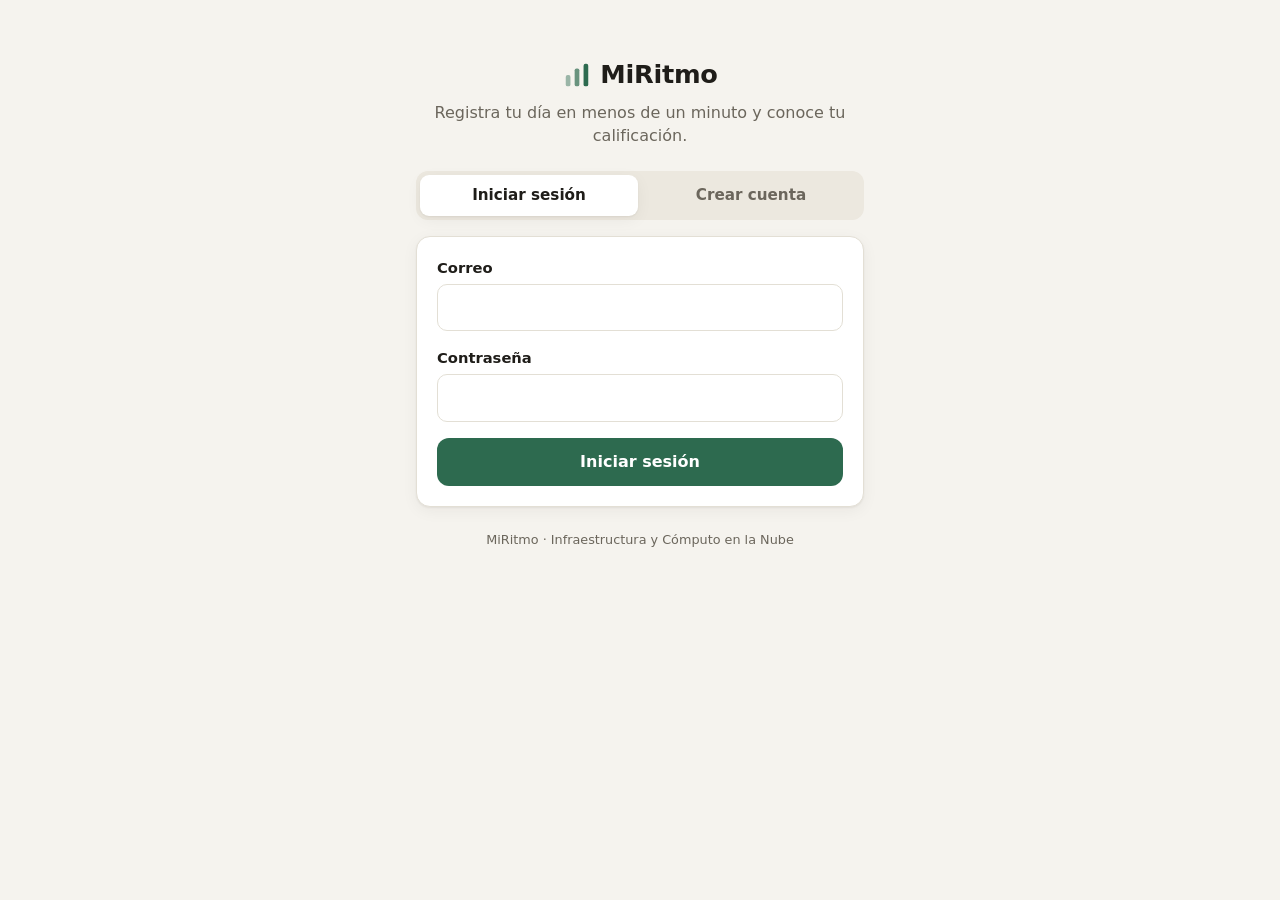
<file: entregable-1/frontend/index.html>
<!doctype html>
<html lang="es">
<head>
  <meta charset="utf-8">
  <meta name="viewport" content="width=device-width, initial-scale=1">
  <title>MiRitmo · Acceso</title>
  <meta name="description" content="Mide tu rendimiento diario en menos de un minuto.">
  <link rel="icon" href="img/icono.svg" type="image/svg+xml">
  <link rel="stylesheet" href="css/estilos.css">
</head>
<body>
  <main class="contenedor">
    <header class="portada">
      <span class="marca">
        <svg width="30" height="30" viewBox="0 0 32 32" aria-hidden="true"><rect x="4" y="16" width="5" height="12" rx="2" fill="currentColor" opacity=".45"/><rect x="13.5" y="9" width="5" height="19" rx="2" fill="currentColor" opacity=".7"/><rect x="23" y="4" width="5" height="24" rx="2" fill="currentColor"/></svg>
        MiRitmo
      </span>
      <p>Registra tu día en menos de un minuto y conoce tu calificación.</p>
    </header>

    <div class="pestanas" role="tablist" aria-label="Acceso">
      <button type="button" role="tab" id="tab-entrar" aria-selected="true" aria-controls="form-entrar">Iniciar sesión</button>
      <button type="button" role="tab" id="tab-cuenta" aria-selected="false" aria-controls="form-cuenta">Crear cuenta</button>
    </div>

    <section class="tarjeta">
      <div id="alerta" class="alerta" role="alert" hidden></div>

      <form id="form-entrar" role="tabpanel" aria-labelledby="tab-entrar" novalidate>
        <div class="campo">
          <label for="entrar-correo">Correo</label>
          <input id="entrar-correo" name="correo" type="email" autocomplete="email" inputmode="email" required>
          <p class="error-campo" data-error="correo"></p>
        </div>
        <div class="campo">
          <label for="entrar-contrasena">Contraseña</label>
          <input id="entrar-contrasena" name="contrasena" type="password" autocomplete="current-password" required>
          <p class="error-campo" data-error="contrasena"></p>
        </div>
        <button class="boton" type="submit">Iniciar sesión</button>
      </form>

      <form id="form-cuenta" role="tabpanel" aria-labelledby="tab-cuenta" novalidate hidden>
        <div class="campo">
          <label for="cuenta-nombre">Nombre</label>
          <input id="cuenta-nombre" name="nombre" type="text" autocomplete="name" maxlength="60" required>
          <p class="error-campo" data-error="nombre"></p>
        </div>
        <div class="campo">
          <label for="cuenta-correo">Correo</label>
          <input id="cuenta-correo" name="correo" type="email" autocomplete="email" inputmode="email" required>
          <p class="error-campo" data-error="correo"></p>
        </div>
        <div class="campo">
          <label for="cuenta-contrasena">Contraseña <span class="ayuda">(mínimo 8 caracteres)</span></label>
          <input id="cuenta-contrasena" name="contrasena" type="password" autocomplete="new-password" minlength="8" required>
          <p class="error-campo" data-error="contrasena"></p>
        </div>
        <button class="boton" type="submit">Crear cuenta</button>
      </form>
    </section>

    <p class="pie">MiRitmo · Infraestructura y Cómputo en la Nube</p>
  </main>

  <script src="js/config.js"></script>
  <script src="js/comun.js"></script>
  <script src="js/acceso.js"></script>
</body>
</html>
</file>
<file: entregable-1/frontend/css/estilos.css>
:root {
  --fondo: #f5f3ee;
  --superficie: #ffffff;
  --tinta: #1f1d19;
  --tinta-suave: #6b665c;
  --borde: #e3dfd5;
  --acento: #2d6a4f;
  --acento-tinta: #ffffff;
  --acento-suave: #e3efe8;
  --error: #b42318;
  --error-suave: #fdecea;
  --exito-suave: #e3efe8;
  --barra-vacia: #ece8df;
  --sombra: 0 1px 2px rgba(31, 29, 25, .06), 0 4px 16px rgba(31, 29, 25, .05);
  --radio: 14px;
  color-scheme: light;
}

@media (prefers-color-scheme: dark) {
  :root {
    --fondo: #161513;
    --superficie: #201f1c;
    --tinta: #f1eee7;
    --tinta-suave: #a39e93;
    --borde: #34322d;
    --acento: #6fc49b;
    --acento-tinta: #10231a;
    --acento-suave: #1f3329;
    --error: #ff8a80;
    --error-suave: #3a1d1a;
    --exito-suave: #1f3329;
    --barra-vacia: #2c2a26;
    --sombra: none;
    color-scheme: dark;
  }
}

* { box-sizing: border-box; }

html { -webkit-text-size-adjust: 100%; }

body {
  margin: 0;
  min-height: 100vh;
  background: var(--fondo);
  color: var(--tinta);
  font-family: system-ui, -apple-system, "Segoe UI", Roboto, sans-serif;
  font-size: 16px;
  line-height: 1.45;
}

.contenedor {
  width: 100%;
  max-width: 480px;
  margin: 0 auto;
  padding: 16px 16px 40px;
}

/* ------------------------------------------------------------------ marca */
.marca {
  display: flex;
  align-items: center;
  gap: 8px;
  font-weight: 700;
  font-size: 1.15rem;
  letter-spacing: -.01em;
  color: var(--tinta);
  text-decoration: none;
}
.marca svg { color: var(--acento); flex: none; }

.portada { text-align: center; padding: 40px 0 24px; }
.portada .marca { justify-content: center; font-size: 1.6rem; }
.portada p { margin: 8px 0 0; color: var(--tinta-suave); }

/* --------------------------------------------------------- barra superior */
.barra {
  display: flex;
  align-items: center;
  justify-content: space-between;
  gap: 12px;
  padding: 4px 0 16px;
}
.saludo { color: var(--tinta-suave); font-size: .9rem; margin: 0 0 4px; }

.pestanas {
  display: grid;
  grid-auto-flow: column;
  grid-auto-columns: 1fr;
  gap: 4px;
  padding: 4px;
  margin-bottom: 16px;
  background: var(--barra-vacia);
  border-radius: 12px;
}
.pestanas a, .pestanas button {
  appearance: none;
  border: 0;
  background: transparent;
  color: var(--tinta-suave);
  font: inherit;
  font-weight: 600;
  font-size: .95rem;
  padding: 9px 8px;
  border-radius: 9px;
  text-align: center;
  text-decoration: none;
  cursor: pointer;
}
.pestanas [aria-current="page"], .pestanas [aria-selected="true"] {
  background: var(--superficie);
  color: var(--tinta);
  box-shadow: var(--sombra);
}

/* ---------------------------------------------------------------- tarjeta */
.tarjeta {
  background: var(--superficie);
  border: 1px solid var(--borde);
  border-radius: var(--radio);
  box-shadow: var(--sombra);
  padding: 20px;
  margin-bottom: 16px;
}
.tarjeta h1, .tarjeta h2 { margin: 0 0 4px; font-size: 1.2rem; letter-spacing: -.01em; }
.tarjeta .sub { margin: 0 0 16px; color: var(--tinta-suave); font-size: .92rem; }

/* -------------------------------------------------------------- formularios */
.campo { margin-bottom: 16px; }
.campo label, .campo .etiqueta {
  display: block;
  font-weight: 600;
  font-size: .92rem;
  margin-bottom: 6px;
}
.campo .ayuda { color: var(--tinta-suave); font-weight: 400; }

input, select {
  width: 100%;
  font: inherit;
  font-size: 16px; /* evita el zoom automático en iPhone */
  color: var(--tinta);
  background: var(--superficie);
  border: 1px solid var(--borde);
  border-radius: 10px;
  padding: 11px 12px;
  min-height: 46px;
}
input:focus-visible, select:focus-visible, button:focus-visible, a:focus-visible {
  outline: 2px solid var(--acento);
  outline-offset: 2px;
}
[aria-invalid="true"] { border-color: var(--error); }

.error-campo { color: var(--error); font-size: .85rem; margin: 6px 0 0; min-height: 0; }
.error-campo:empty { display: none; }

.alerta {
  padding: 10px 12px;
  border-radius: 10px;
  font-size: .92rem;
  margin-bottom: 16px;
}
.alerta[hidden] { display: none; }
.alerta.error { background: var(--error-suave); color: var(--error); }
.alerta.info { background: var(--acento-suave); color: var(--tinta); }

/* Selector numérico con botones − y + (rápido en celular) */
.paso {
  display: grid;
  grid-template-columns: 46px 1fr 46px;
  gap: 6px;
}
.paso input { text-align: center; font-weight: 600; }
.paso button {
  appearance: none;
  border: 1px solid var(--borde);
  background: var(--fondo);
  color: var(--tinta);
  border-radius: 10px;
  font-size: 1.3rem;
  line-height: 1;
  cursor: pointer;
}
.paso button:active { background: var(--barra-vacia); }

/* Energía de 1 a 5 */
.energia {
  display: grid;
  grid-template-columns: repeat(5, 1fr);
  gap: 6px;
  border: 0;
  padding: 0;
  margin: 0;
}
.energia input { position: absolute; opacity: 0; width: 1px; height: 1px; pointer-events: none; }
.energia label {
  display: grid;
  place-items: center;
  min-height: 46px;
  margin: 0;
  border: 1px solid var(--borde);
  border-radius: 10px;
  font-weight: 700;
  cursor: pointer;
  background: var(--superficie);
}
.energia input:checked + label { background: var(--acento); border-color: var(--acento); color: var(--acento-tinta); }
.energia input:focus-visible + label { outline: 2px solid var(--acento); outline-offset: 2px; }
.extremos { display: flex; justify-content: space-between; color: var(--tinta-suave); font-size: .8rem; margin-top: 4px; }

/* ----------------------------------------------------------------- botones */
.boton {
  appearance: none;
  display: inline-flex;
  align-items: center;
  justify-content: center;
  gap: 8px;
  width: 100%;
  min-height: 48px;
  border: 0;
  border-radius: 12px;
  background: var(--acento);
  color: var(--acento-tinta);
  font: inherit;
  font-weight: 700;
  cursor: pointer;
}
.boton:disabled { opacity: .6; cursor: progress; }
.boton-secundario {
  appearance: none;
  border: 1px solid var(--borde);
  background: var(--superficie);
  color: var(--tinta);
  font: inherit;
  font-size: .88rem;
  font-weight: 600;
  padding: 8px 12px;
  border-radius: 10px;
  cursor: pointer;
  white-space: nowrap;
}

/* ------------------------------------------------------------ calificación */
.resultado { text-align: center; }
.resultado[hidden] { display: none; }
.resultado .numero {
  margin: 12px 0 0;
  font-size: 4rem;
  font-weight: 800;
  line-height: 1;
  letter-spacing: -.03em;
  font-variant-numeric: tabular-nums;
}
.resultado .numero small { font-size: 1.1rem; font-weight: 600; color: var(--tinta-suave); letter-spacing: 0; }
.resultado .nivel { font-weight: 700; margin: 8px 0 12px; }
.medidor { height: 10px; border-radius: 99px; background: var(--barra-vacia); overflow: hidden; }
.medidor span { display: block; height: 100%; width: 0; border-radius: inherit; background: var(--acento); transition: width .5s ease; }
.resultado .detalle { color: var(--tinta-suave); font-size: .88rem; margin: 12px 0 0; }

@media (prefers-reduced-motion: reduce) {
  .medidor span { transition: none; }
}

.pie { text-align: center; color: var(--tinta-suave); font-size: .8rem; margin-top: 24px; }
</file>
<file: entregable-2/frontend/css/estilos.css>
:root {
  --fondo: #f5f3ee;
  --superficie: #ffffff;
  --tinta: #1f1d19;
  --tinta-suave: #6b665c;
  --borde: #e3dfd5;
  --acento: #2d6a4f;
  --acento-tinta: #ffffff;
  --acento-suave: #e3efe8;
  --error: #b42318;
  --error-suave: #fdecea;
  --exito-suave: #e3efe8;
  --barra-vacia: #ece8df;
  --sombra: 0 1px 2px rgba(31, 29, 25, .06), 0 4px 16px rgba(31, 29, 25, .05);
  --radio: 14px;
  color-scheme: light;
}

@media (prefers-color-scheme: dark) {
  :root {
    --fondo: #161513;
    --superficie: #201f1c;
    --tinta: #f1eee7;
    --tinta-suave: #a39e93;
    --borde: #34322d;
    --acento: #6fc49b;
    --acento-tinta: #10231a;
    --acento-suave: #1f3329;
    --error: #ff8a80;
    --error-suave: #3a1d1a;
    --exito-suave: #1f3329;
    --barra-vacia: #2c2a26;
    --sombra: none;
    color-scheme: dark;
  }
}

* { box-sizing: border-box; }

html { -webkit-text-size-adjust: 100%; }

body {
  margin: 0;
  min-height: 100vh;
  background: var(--fondo);
  color: var(--tinta);
  font-family: system-ui, -apple-system, "Segoe UI", Roboto, sans-serif;
  font-size: 16px;
  line-height: 1.45;
}

.contenedor {
  width: 100%;
  max-width: 480px;
  margin: 0 auto;
  padding: 16px 16px 40px;
}

/* ------------------------------------------------------------------ marca */
.marca {
  display: flex;
  align-items: center;
  gap: 8px;
  font-weight: 700;
  font-size: 1.15rem;
  letter-spacing: -.01em;
  color: var(--tinta);
  text-decoration: none;
}
.marca svg { color: var(--acento); flex: none; }

.portada { text-align: center; padding: 40px 0 24px; }
.portada .marca { justify-content: center; font-size: 1.6rem; }
.portada p { margin: 8px 0 0; color: var(--tinta-suave); }

/* --------------------------------------------------------- barra superior */
.barra {
  display: flex;
  align-items: center;
  justify-content: space-between;
  gap: 12px;
  padding: 4px 0 16px;
}
.saludo { color: var(--tinta-suave); font-size: .9rem; margin: 0 0 4px; }

.pestanas {
  display: grid;
  grid-auto-flow: column;
  grid-auto-columns: 1fr;
  gap: 4px;
  padding: 4px;
  margin-bottom: 16px;
  background: var(--barra-vacia);
  border-radius: 12px;
}
.pestanas a, .pestanas button {
  appearance: none;
  border: 0;
  background: transparent;
  color: var(--tinta-suave);
  font: inherit;
  font-weight: 600;
  font-size: .95rem;
  padding: 9px 8px;
  border-radius: 9px;
  text-align: center;
  text-decoration: none;
  cursor: pointer;
}
.pestanas [aria-current="page"], .pestanas [aria-selected="true"] {
  background: var(--superficie);
  color: var(--tinta);
  box-shadow: var(--sombra);
}

/* ---------------------------------------------------------------- tarjeta */
.tarjeta {
  background: var(--superficie);
  border: 1px solid var(--borde);
  border-radius: var(--radio);
  box-shadow: var(--sombra);
  padding: 20px;
  margin-bottom: 16px;
}
.tarjeta h1, .tarjeta h2 { margin: 0 0 4px; font-size: 1.2rem; letter-spacing: -.01em; }
.tarjeta .sub { margin: 0 0 16px; color: var(--tinta-suave); font-size: .92rem; }

/* -------------------------------------------------------------- formularios */
.campo { margin-bottom: 16px; }
.campo label, .campo .etiqueta {
  display: block;
  font-weight: 600;
  font-size: .92rem;
  margin-bottom: 6px;
}
.campo .ayuda { color: var(--tinta-suave); font-weight: 400; }

input, select {
  width: 100%;
  font: inherit;
  font-size: 16px; /* evita el zoom automático en iPhone */
  color: var(--tinta);
  background: var(--superficie);
  border: 1px solid var(--borde);
  border-radius: 10px;
  padding: 11px 12px;
  min-height: 46px;
}
input:focus-visible, select:focus-visible, button:focus-visible, a:focus-visible {
  outline: 2px solid var(--acento);
  outline-offset: 2px;
}
[aria-invalid="true"] { border-color: var(--error); }

.error-campo { color: var(--error); font-size: .85rem; margin: 6px 0 0; min-height: 0; }
.error-campo:empty { display: none; }

.alerta {
  padding: 10px 12px;
  border-radius: 10px;
  font-size: .92rem;
  margin-bottom: 16px;
}
.alerta[hidden] { display: none; }
.alerta.error { background: var(--error-suave); color: var(--error); }
.alerta.info { background: var(--acento-suave); color: var(--tinta); }

/* Selector numérico con botones − y + (rápido en celular) */
.paso {
  display: grid;
  grid-template-columns: 46px 1fr 46px;
  gap: 6px;
}
.paso input { text-align: center; font-weight: 600; }
.paso button {
  appearance: none;
  border: 1px solid var(--borde);
  background: var(--fondo);
  color: var(--tinta);
  border-radius: 10px;
  font-size: 1.3rem;
  line-height: 1;
  cursor: pointer;
}
.paso button:active { background: var(--barra-vacia); }

/* Energía de 1 a 5 */
.energia {
  display: grid;
  grid-template-columns: repeat(5, 1fr);
  gap: 6px;
  border: 0;
  padding: 0;
  margin: 0;
}
.energia input { position: absolute; opacity: 0; width: 1px; height: 1px; pointer-events: none; }
.energia label {
  display: grid;
  place-items: center;
  min-height: 46px;
  margin: 0;
  border: 1px solid var(--borde);
  border-radius: 10px;
  font-weight: 700;
  cursor: pointer;
  background: var(--superficie);
}
.energia input:checked + label { background: var(--acento); border-color: var(--acento); color: var(--acento-tinta); }
.energia input:focus-visible + label { outline: 2px solid var(--acento); outline-offset: 2px; }
.extremos { display: flex; justify-content: space-between; color: var(--tinta-suave); font-size: .8rem; margin-top: 4px; }

/* ----------------------------------------------------------------- botones */
.boton {
  appearance: none;
  display: inline-flex;
  align-items: center;
  justify-content: center;
  gap: 8px;
  width: 100%;
  min-height: 48px;
  border: 0;
  border-radius: 12px;
  background: var(--acento);
  color: var(--acento-tinta);
  font: inherit;
  font-weight: 700;
  cursor: pointer;
}
.boton:disabled { opacity: .6; cursor: progress; }
.boton-secundario {
  appearance: none;
  border: 1px solid var(--borde);
  background: var(--superficie);
  color: var(--tinta);
  font: inherit;
  font-size: .88rem;
  font-weight: 600;
  padding: 8px 12px;
  border-radius: 10px;
  cursor: pointer;
  white-space: nowrap;
}

/* ------------------------------------------------------------ calificación */
.resultado { text-align: center; }
.resultado[hidden] { display: none; }
.resultado .numero {
  margin: 12px 0 0;
  font-size: 4rem;
  font-weight: 800;
  line-height: 1;
  letter-spacing: -.03em;
  font-variant-numeric: tabular-nums;
}
.resultado .numero small { font-size: 1.1rem; font-weight: 600; color: var(--tinta-suave); letter-spacing: 0; }
.resultado .nivel { font-weight: 700; margin: 8px 0 12px; }
.medidor { height: 10px; border-radius: 99px; background: var(--barra-vacia); overflow: hidden; }
.medidor span { display: block; height: 100%; width: 0; border-radius: inherit; background: var(--acento); transition: width .5s ease; }
.resultado .detalle { color: var(--tinta-suave); font-size: .88rem; margin: 12px 0 0; }

@media (prefers-reduced-motion: reduce) {
  .medidor span { transition: none; }
}

.pie { text-align: center; color: var(--tinta-suave); font-size: .8rem; margin-top: 24px; }

/* ------------------------------------------------------------- Mi semana */
.resumen {
  display: grid;
  grid-template-columns: 1fr 1fr;
  gap: 12px;
  margin-bottom: 16px;
}
.dato {
  display: flex;
  flex-direction: column;
  background: var(--superficie);
  border: 1px solid var(--borde);
  border-radius: var(--radio);
  box-shadow: var(--sombra);
  padding: 14px 16px;
}
.dato-etiqueta { font-size: .82rem; font-weight: 600; color: var(--tinta-suave); }
.dato-valor { font-size: 2.2rem; font-weight: 800; letter-spacing: -.02em; line-height: 1.15; font-variant-numeric: tabular-nums; }
.dato-nota { font-size: .8rem; color: var(--tinta-suave); }

.grafica { position: relative; height: 240px; margin-top: 8px; }

.dias { list-style: none; margin: 8px 0 0; padding: 0; }
.dias li {
  display: grid;
  grid-template-columns: 1fr auto 76px;
  align-items: center;
  gap: 12px;
  padding: 10px 0;
  border-top: 1px solid var(--borde);
}
.dias li:first-child { border-top: 0; }
.dia-valor { font-weight: 700; font-variant-numeric: tabular-nums; }
.dia-valor.vacio { font-weight: 500; color: var(--tinta-suave); font-size: .88rem; }
.dias a { justify-self: end; color: var(--acento); font-weight: 600; font-size: .88rem; text-decoration: none; padding: 6px 0; }
.dias a:hover { text-decoration: underline; }
</file>
